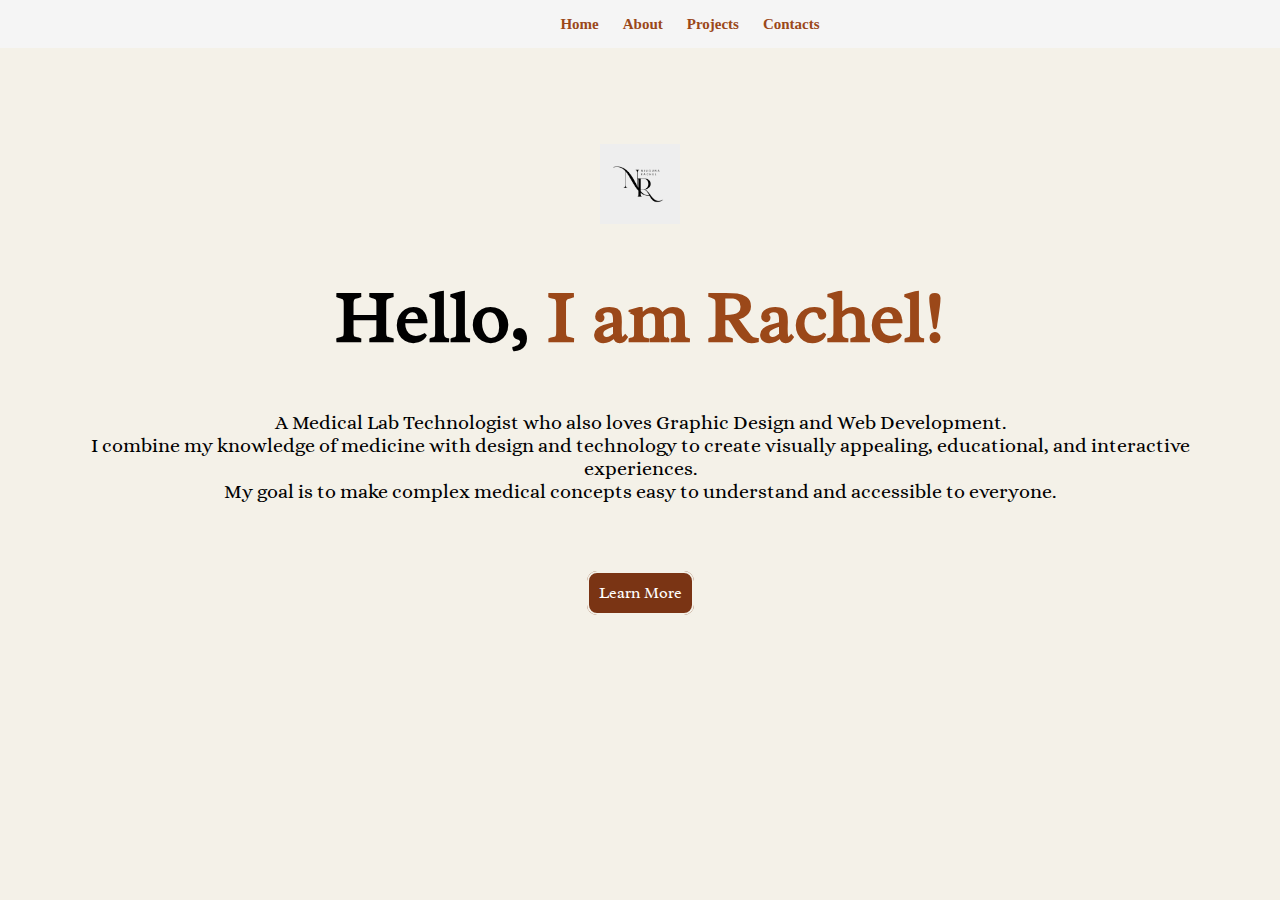
<file: index.html>
<!DOCTYPE html>
<html lang="en">
<head>
     <nav class="navbar">
    <a href="index.html">Home</a>
    <a href="about.html">About</a>
    <a href="projects.html">Projects</a>
    <a href="Contacts.html">Contacts</a>
</nav>
    <meta charset="UTF-8">
    <meta name="viewport" content="width=device-width, initial-scale=1.0">
    <title>RACHEL NJUGUNA</title>

    <link rel="stylesheet" href="style.css">
    <link href="https://fonts.googleapis.com/css2?family=Radley&display=swap" rel="stylesheet">
    <link href="https://fonts.googleapis.com/css2?family=Alice&display=swap" rel="stylesheet">
    
</head>
<body>
    <img src="mylogo.png" alt="My Logo" class="logo">
    <div class="logo"></div>
    <div class="name">
    <h1>
        <span class="black-text">Hello,</span>
       <span class="colored-text">I am <span class="typing">Rachel</span>!</span>
    </h1>
</div>
<div class="tagline">
    <p>A Medical Lab Technologist who also loves Graphic Design and Web Development.<br> 
    I combine my knowledge of medicine with design and technology to create visually appealing, educational, 
    and interactive experiences. <br>
    My goal is to make complex medical concepts easy to understand and accessible to everyone.
  </p>
  </div>
  <div class="button-container">
  <a href="about.html" class="btn">Learn More</a>
  </div>
</body>

</html>
</file>
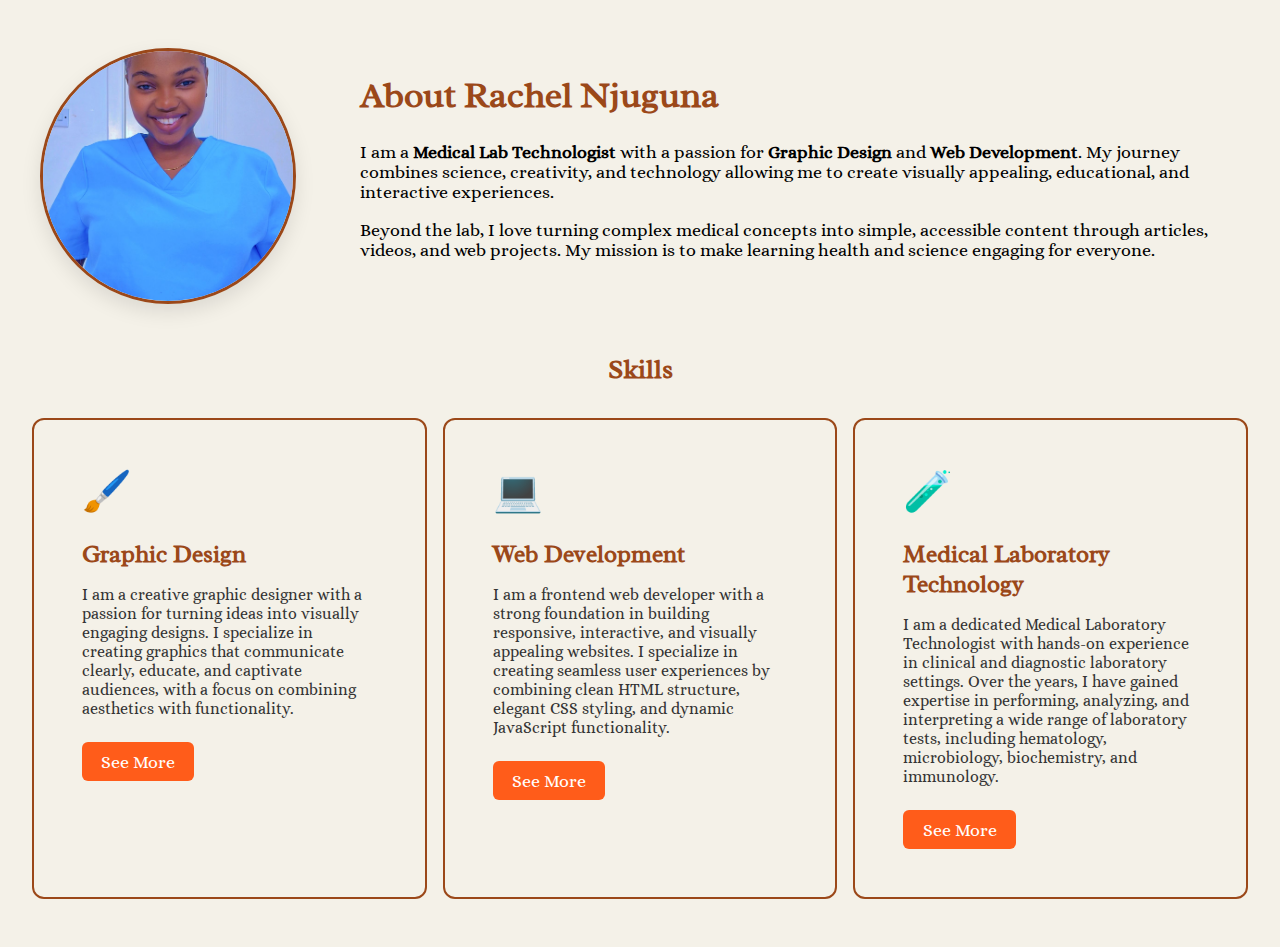
<file: About.html>
<!DOCTYPE html>
<html lang="en">
<head>
    <meta charset="UTF-8">
    <meta name="viewport" content="width=device-width, initial-scale=1.0">
    <title>About Me</title>
    <link href="https://fonts.googleapis.com/css2?family=Radley&display=swap" rel="stylesheet">
    <link href="https://fonts.googleapis.com/css2?family=Alice&display=swap" rel="stylesheet">
    <style>
    body{
      background-color:#f4f1e8;
      font-family: 'Alice', serif;
      margin: 0;
      padding: 0 2rem;
      font-size: large;
      }

      h1, h2, h3 {
      font-family: 'Radley', serif;
      color: #9b4819;
    }
   

.about-container {
  display: flex;
  align-items: flex-start;
  justify-content: space-between; 
  gap: 4rem;
  max-width: 1200px;
  margin: 3rem auto; 
  flex-wrap: wrap;
}

.about-text {
  flex: 1;
  min-width: 300px;
}

.myphoto {
  flex-shrink: 0; 
  width: 250px;
  height: 250px;
  border-radius: 50%;
  border: 3px solid #9b4819;
   box-shadow: 0 8px 20px rgba(0,0,0,0.1);
}
.myphoto img {
   width: 100%; 
   height: 100%;
   border-radius: 50%;
   object-fit: cover;
   display: block;
   }



     
     .skills {
      margin: 3rem 0;
    }

    .skills h2 {
     text-align: center;
      margin-bottom: 2rem;
    }

   

.skill-blocks {
  display: flex;
  justify-content: space-between; 
  gap: 1rem;                      
  flex-wrap: wrap;                 
}

.skill-block {
  flex: 1;
  min-width: 250px;
  max-width: 320px;
  padding: 3rem;
  border-radius: 12px;
  border: 2px solid #9b4819;
  transition: transform 0.3s ease, box-shadow 0.3s ease;
}

.skill-block:hover {
  transform: translateY(-10px);
  box-shadow: 0 8px 20px rgba(0,0,0,0.15);
}

.icon {
  font-size: 2.5rem;
  margin-bottom: 1rem;
}

.skill-block h3 {
  margin-bottom: 1rem;
  font-size: 1.5rem;
  font-family: 'Radley', serif;
  color: #9b4819;
}

.skill-block p {
  font-size: 1.0rem;
  color: #333;
  margin-bottom: 1.5rem;
}

.btn {
  display: inline-block;
  padding: 0.6rem 1.2rem;
  background: #ff5c1a;
  color: #fff;
  border-radius: 6px;
  text-decoration: none;
  transition: background 0.3s;
}

.btn:hover {
  background: #e14c0f;
}


@media (max-width: 900px) {
  .skill-blocks {
    justify-content: center;
  }
}
    

      .myphoto {
        margin: 0 auto;
      }
    

    </style>
    
</head>
<body>
   <section class="about">
    <div class="about-container">
      <div class="myphoto">
        <img src="myphoto.png" alt="Rachel Njuguna">
      </div>
      <div class="about-text">
        <h1>About Rachel Njuguna</h1>
        <p>I am a <strong>Medical Lab Technologist</strong> with a passion for <strong>Graphic Design</strong> and <strong>Web Development</strong>.  
        My journey combines science, creativity, and technology allowing me to create visually appealing, educational, and interactive experiences.</p>
        <p>Beyond the lab, I love turning complex medical concepts into simple, accessible content through articles, videos, and web projects.  
        My mission is to make learning health and science engaging for everyone.</p>
      </div>
    </div>
  </section>

    <section class="skills">
  <h2>Skills</h2>

  <div class="skill-blocks">
    <div class="skill-block graphic-design">
      <div class="icon">🖌️</div>
      <h3>Graphic Design</h3>
      <p>I am a creative graphic designer with a passion for turning ideas into visually engaging designs. 
      I specialize in creating graphics that communicate clearly, educate, and captivate audiences, with a focus on combining aesthetics with functionality.</p>
      <a href="#" class="btn">See More</a>
    </div>

    <div class="skill-block web-development">
      <div class="icon">💻</div>
      <h3>Web Development</h3>
      <p>I am a frontend web developer with a strong foundation in building responsive, interactive, 
      and visually appealing websites. I specialize in creating seamless user experiences by combining clean HTML structure, elegant CSS 
      styling, and dynamic JavaScript functionality.</p>
      <a href="#" class="btn">See More</a>
    </div>

    <div class="skill-block medical-skills">
      <div class="icon">🧪</div>
      <h3>Medical Laboratory Technology</h3>
      <p>I am a dedicated Medical Laboratory Technologist with hands-on experience in clinical
      and diagnostic laboratory settings. Over the years, I have gained expertise in performing, analyzing, 
      and interpreting a wide range of laboratory tests, including hematology, microbiology, biochemistry, and immunology.</p>
      <a href="#" class="btn">See More</a>
    </div>
  </div>


  </section>

</body>
</html>
</file>
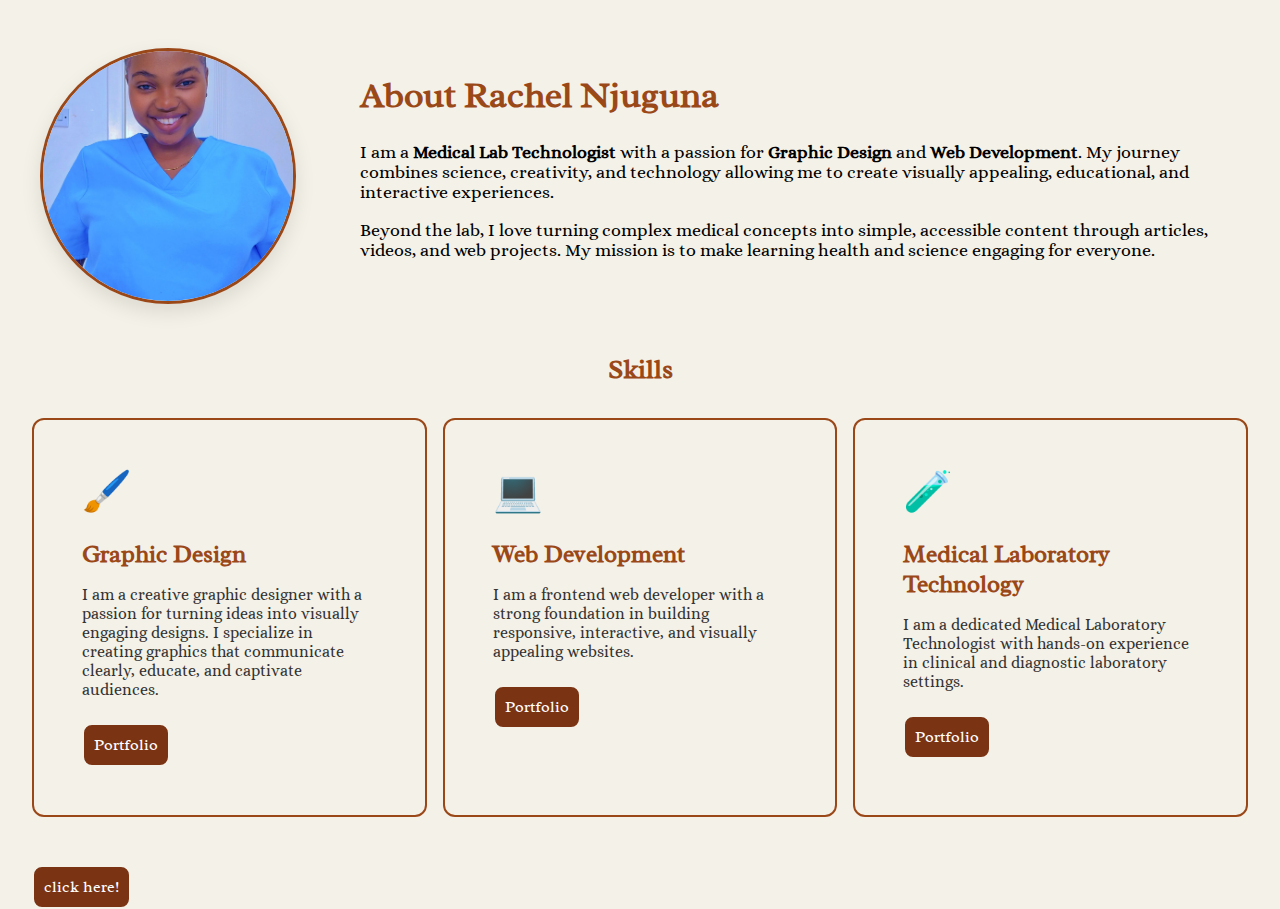
<file: about.html>
<!DOCTYPE html>
<html lang="en">
<head>
  <meta charset="UTF-8">
  <meta name="viewport" content="width=device-width, initial-scale=1.0">
  <title>About Me</title>
  <link href="https://fonts.googleapis.com/css2?family=Radley&display=swap" rel="stylesheet">
  <link href="https://fonts.googleapis.com/css2?family=Alice&display=swap" rel="stylesheet">
  <style>
    body {
      background-color: #f4f1e8;
      font-family: 'Alice', serif;
      margin: 0;
      padding: 0 2rem;
      font-size: large;
    }

    h1, h2, h3 {
      font-family: 'Radley', serif;
      color: #9b4819;
    }

    .about-container {
      display: flex;
      align-items: flex-start;
      justify-content: space-between; 
      gap: 4rem;
      max-width: 1200px;
      margin: 3rem auto; 
      flex-wrap: wrap;
    }

    .about-text {
      flex: 1;
      min-width: 300px;
    }

    .myphoto {
      flex-shrink: 0; 
      width: 250px;
      height: 250px;
      border-radius: 50%;
      border: 3px solid #9b4819;
      box-shadow: 0 8px 20px rgba(0,0,0,0.1);
      margin: 0 auto;
    }

    .myphoto img {
      width: 100%; 
      height: 100%;
      border-radius: 50%;
      object-fit: cover;
      display: block;
    }

    .skills {
      margin: 3rem 0;
    }

    .skills h2 {
      text-align: center;
      margin-bottom: 2rem;
    }

    .skill-blocks {
      display: flex;
      justify-content: space-between; 
      gap: 1rem;                      
      flex-wrap: wrap;                 
    }

    .skill-block {
      flex: 1;
      min-width: 250px;
      max-width: 320px;
      padding: 3rem;
      border-radius: 12px;
      border: 2px solid #9b4819;
      transition: transform 0.3s ease, box-shadow 0.3s ease;
    }

    .skill-block:hover {
      transform: translateY(-10px);
      box-shadow: 0 8px 20px rgba(0,0,0,0.15);
    }

    .icon {
      font-size: 2.5rem;
      margin-bottom: 1rem;
    }

    .skill-block h3 {
      margin-bottom: 1rem;
      font-size: 1.5rem;
      font-family: 'Radley', serif;
      color: #9b4819;
    }

    .skill-block p {
      font-size: 1rem;
      color: #333;
      margin-bottom: 1.5rem;
    }

    .btn {
      display: inline-block;
      padding: 0.6rem 1.2rem;
      background: #9b4819;
      color: #fff;
      border-radius: 6px;
      text-decoration: none;
      transition: background 0.3s;
      cursor: pointer;
    }

    .btn:hover {
      background: #ff5c1a;
    }

    nav a:hover {
      color: #ff9800;
      border-bottom: 2px solid #9b4819;
    }

    @media (max-width: 900px) {
      .skill-blocks {
        justify-content: center;
      }
    }

    /* Modal styling */
    .modal {
      display: none;
      position: fixed;
      top: 0;
      left: 0;
      width: 100%;
      height: 100%;
      background-color: rgba(0,0,0,0.7);
      justify-content: center;
      align-items: center;
      z-index: 1000;
      padding: 1rem;
    }

    .modal-content {
      position: relative;
      background-color: #fff;
      padding: 2rem;
      border-radius: 12px;
      max-width: 800px;
      width: 100%;
      box-shadow: 0 10px 25px rgba(0,0,0,0.2);
    }

    .modal-content .close {
      position: absolute;
      top: 10px;
      right: 15px;
      font-size: 2rem;
      cursor: pointer;
      color: #333;
    }

    .modal-content .close:hover {
      color: #9b4819;
    }

    .modal-content video {
      width: 100%;
      height: auto;
      border-radius: 8px;
      margin-top: 1rem;
    }

    .btn{
      align-items: center;
       padding: 10px 10px;
    background-color:#7a3414;
    color: white;
    border-radius: 10px;
    border:2px solid #f4f1e8;
    cursor: pointer;
    font-family: 'Radley', serif;
    font-size: 16px;
    transition: all 0.3s ease; 
    text-decoration: none;
    }
  </style>
</head>
<body>

  <!-- About Section -->
  <section class="about">
    <div class="about-container">
      <div class="myphoto">
        <img src="myphoto.png" alt="Rachel Njuguna">
      </div>
      <div class="about-text">
        <h1>About Rachel Njuguna</h1>
        <p>I am a <strong>Medical Lab Technologist</strong> with a passion for <strong>Graphic Design</strong> and <strong>Web Development</strong>.  
        My journey combines science, creativity, and technology allowing me to create visually appealing, educational, and interactive experiences.</p>
        <p>Beyond the lab, I love turning complex medical concepts into simple, accessible content through articles, videos, and web projects.  
        My mission is to make learning health and science engaging for everyone.</p>
      </div>
    </div>
  </section>

  <section class="skills">
    <h2>Skills</h2>
    <div class="skill-blocks">
      <div class="skill-block graphic-design">
        <div class="icon">🖌️</div>
        <h3>Graphic Design</h3>
        <p>I am a creative graphic designer with a passion for turning ideas into visually engaging designs. 
        I specialize in creating graphics that communicate clearly, educate, and captivate audiences.</p>
        <a class="btn" onclick="openModal('graphic')">Portfolio</a>
      </div>

      <div class="skill-block web-development">
        <div class="icon">💻</div>
        <h3>Web Development</h3>
        <p>I am a frontend web developer with a strong foundation in building responsive, interactive, and visually appealing websites.</p>
        <a class="btn" onclick="openModal('web-development')">Portfolio</a>
      </div>

      <div class="skill-block medical-skills">
        <div class="icon">🧪</div>
        <h3>Medical Laboratory Technology</h3>
        <p>I am a dedicated Medical Laboratory Technologist with hands-on experience in clinical and diagnostic laboratory settings.</p>
        <a class="btn" onclick="openModal('medical')">Portfolio</a>
      </div>
    </div>
  </section>

 
   <div id="graphic" class="modal">
    <div class="modal-content">
      <span class="close" onclick="closeModal('graphic')">&times;</span>
      <h3>Graphic Design Portfolio</h3>
      <video controls>
        <source src="Graphic%20Design%20Portfolio.mp4" type="video/mp4">
       
      </video>
    </div>
  </div>

  <div id="medical" class="modal"> 
    <div class="modal-content"> 
      <span class="close" onclick="closeModal('medical')">&times;</span>
       <h3>Medical Skills portfolio</h3> 
       <iframe src="https://rachel-rn.github.io/Rachel-portfolio/" 
       width="100%"
        height="500px"
         frameborder="0" 
         style="border-radius: 8px;">
         </iframe>
         </div> 
        </div>



  <script>
    function openModal(id) {
      document.getElementById(id).style.display = 'flex';
    }

    function closeModal(id) {
      document.getElementById(id).style.display = 'none';
    }
  </script>
  <div class="button-container">
  <a href="projects.html" class="btn">click here!</a>
  </div>
</body>
</html>
</file>
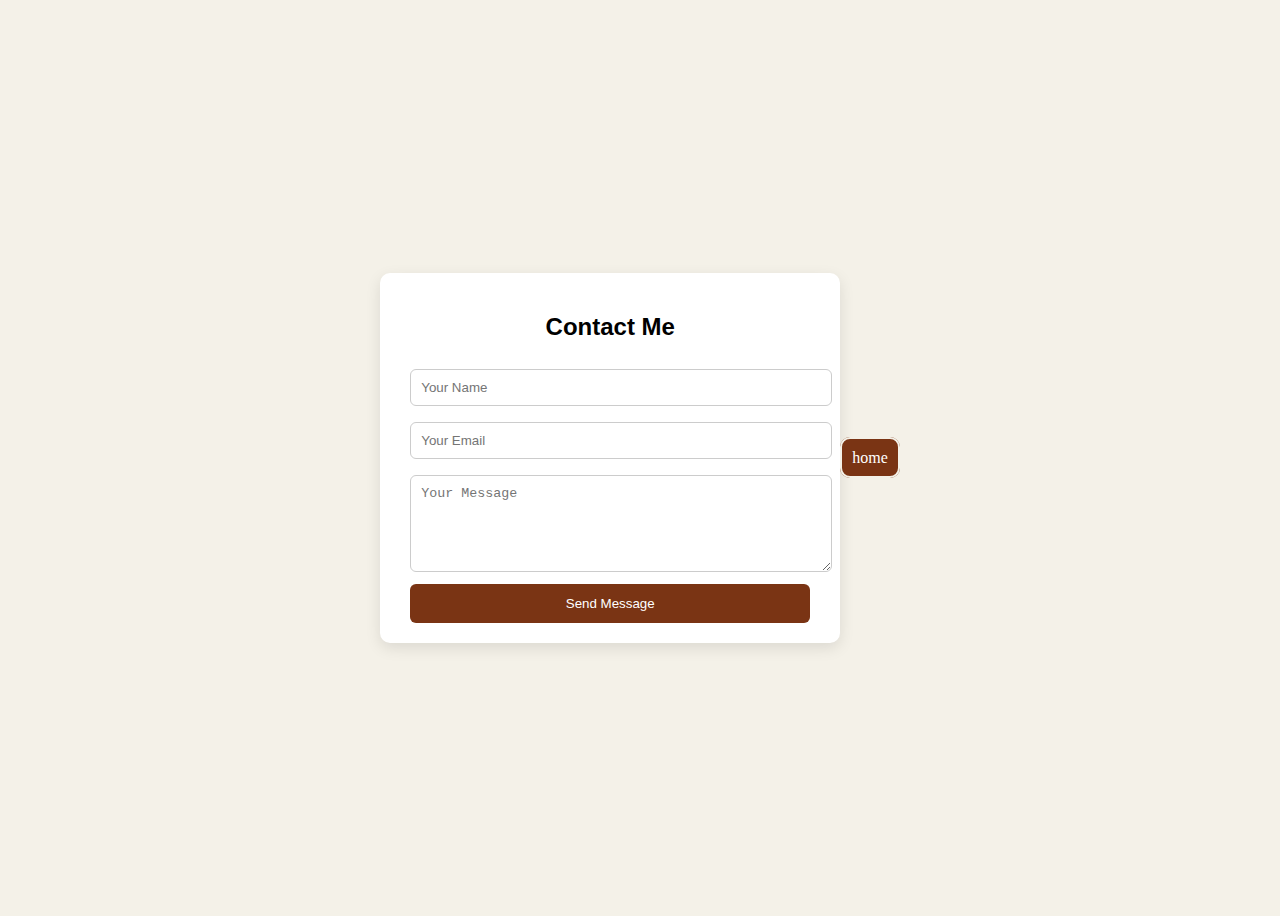
<file: Contacts.html>
<!DOCTYPE html>
<html lang="en">
<head>
    <meta charset="UTF-8">
    <meta name="viewport" content="width=device-width, initial-scale=1.0">
    <title>Contacts</title>
</head>
<body>
    <style>
    body {
      font-family: Arial, sans-serif;
      background: #f4f1e8;
      display: flex;
      justify-content: center;
      align-items: center;
      height: 100vh;
    }
    .contact-form {
      background: #fff;
      padding: 20px 30px;
      border-radius: 10px;
      box-shadow: 0 5px 15px rgba(0,0,0,0.1);
      width: 400px;
    }
    .contact-form h2 {
      text-align: center;
      margin-bottom: 20px;
    }
    .contact-form input, .contact-form textarea {
      width: 100%;
      padding: 10px;
      margin: 8px 0;
      border: 1px solid #ccc;
      border-radius: 6px;
    }
    .contact-form button {
      width: 100%;
      padding: 12px;
      background:#7a3414;
      color: white;
      border: none;
      border-radius: 6px;
      cursor: pointer;
    }
    .contact-form button:hover {
      background: #7a3414;
    }
    .btn{
     align-items: center;
    padding: 10px 10px;
    background-color:#7a3414; 
    color: white;
    border-radius: 10px;
    border:2px solid #f4f1e8;
    cursor: pointer;
    font-family: 'Radley', serif;
    font-size: 16px;
    transition: all 0.3s ease; 
    text-decoration: none;
    margin-bottom: 2rem;
    }
  </style>

     <form class="contact-form" action="https://formspree.io/f/mpwdyzal" method="POST">
    <h2>Contact Me</h2>
    <input type="text" name="name" placeholder="Your Name" required>
    <input type="email" name="_replyto" placeholder="Your Email" required>
    <textarea name="message" rows="5" placeholder="Your Message" required></textarea>
    <button type="submit">Send Message</button>
  </form>
      <div class="button-container">
  <a href="index.html" class="btn">home</a>
  </div>
</body>
</html>
</file>
<file: style.css>
body{
    background-color: #f4f1e8;
    text-align: center;
    margin-top: 7rem;
    padding: 2rem;
}
.name{
    font-family: 'Radley', serif; 
    font-size: 36px;

}
.black-text{
    color: black;
}
.colored-text{
    color:#9b4819 ;
   
}
.tagline{
    color: black;
    font-size:20px;
   font-family: 'Alice', serif;
}

.logo {
   
     width: 80px;    
    height: auto;   
    display: block;
    margin: 0 auto 20px;
}

.btn{
  
    padding: 10px 10px;
    background-color:#7a3414;
    color: white;
    border-radius: 10px;
    border:2px solid #f4f1e8;
    cursor: pointer;
    font-family: 'Radley', serif;
    font-size: 16px;
    transition: all 0.3s ease; 
    text-decoration: none;
    
}
.button-container {
  margin-top: 5rem; 
  text-align: center;  
}
.btn:hover {
    background-color:  #9b4819; 
    transform: scale(1.05);   
}
.navbar {
  background-color: whitesmoke; 
  padding: 15px 40px;
  position: fixed;         
  top: 0;
  left: 0;
  width: 100%;
  z-index: 1000; 
  justify-content: fles-start;
  align-items: center;
    flex-wrap: wrap;
}

.navbar a {
  color: #9b4819;
  text-decoration: none;
  margin-left: 20px;
  font-size: 15px;
  font-weight: bold;
  transition: color 0.3s ease, border-bottom 0.3s ease;
  padding-bottom: 5px;
}
.navbar a:hover {
  color: #ff9800;
  border-bottom: 2px solid #ff9800;
}
@media (max-width: 600px) {
  .navbar {
    justify-content: center; 
  }
  .navbar a {
    margin: 10px;            
    font-size: 16px;          
  }
}
</file>
